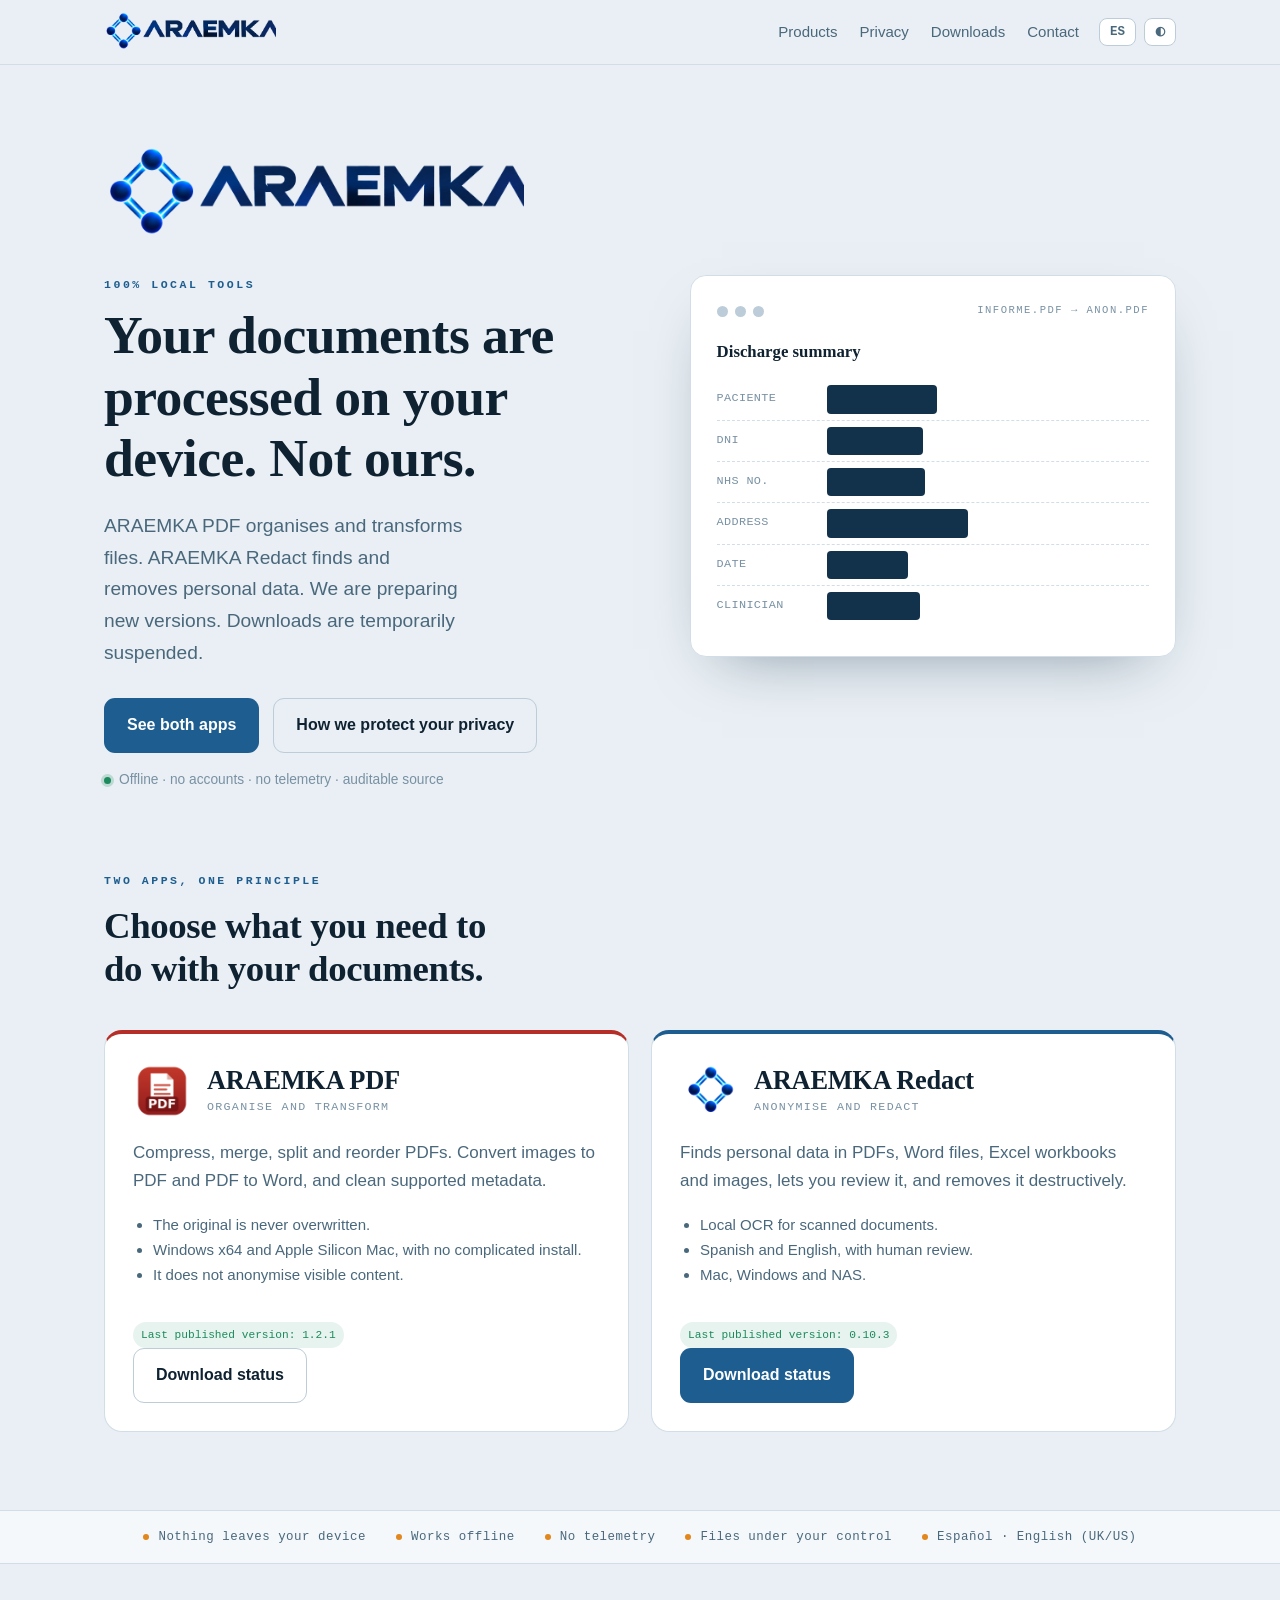
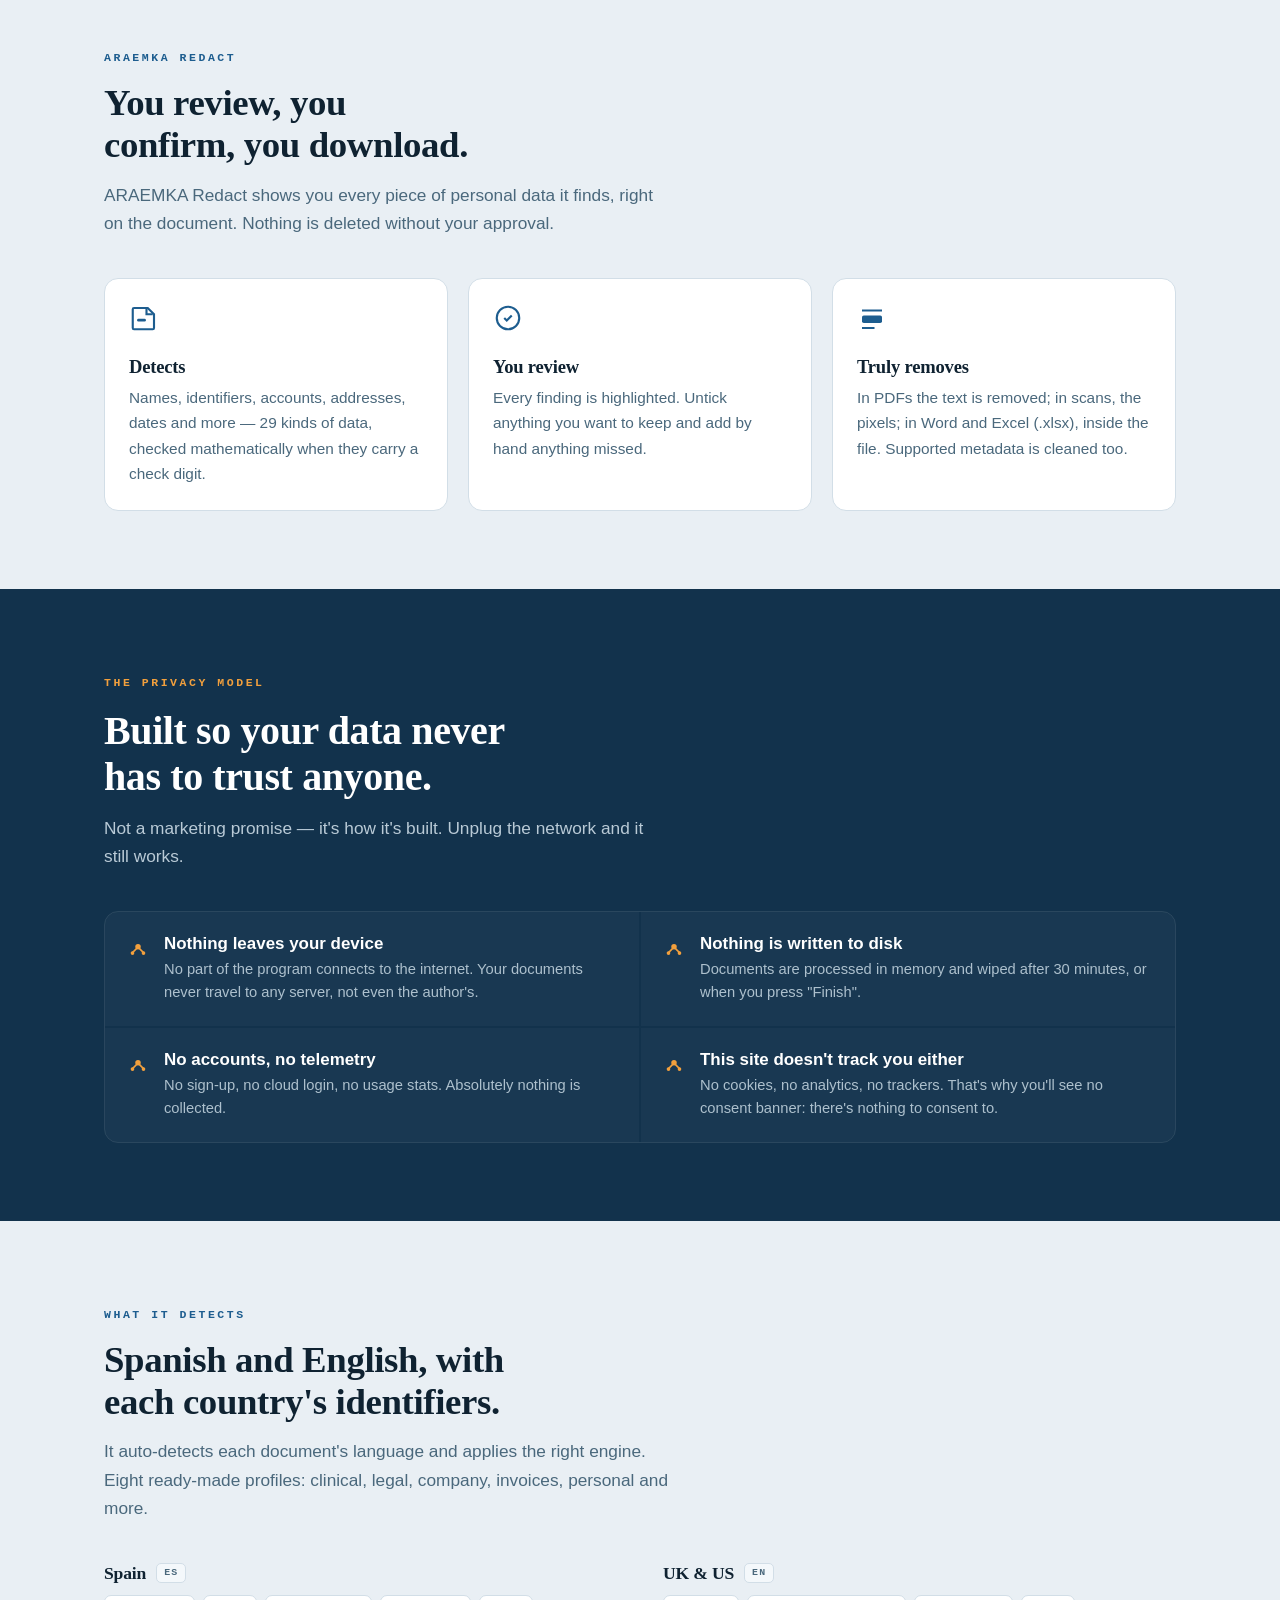
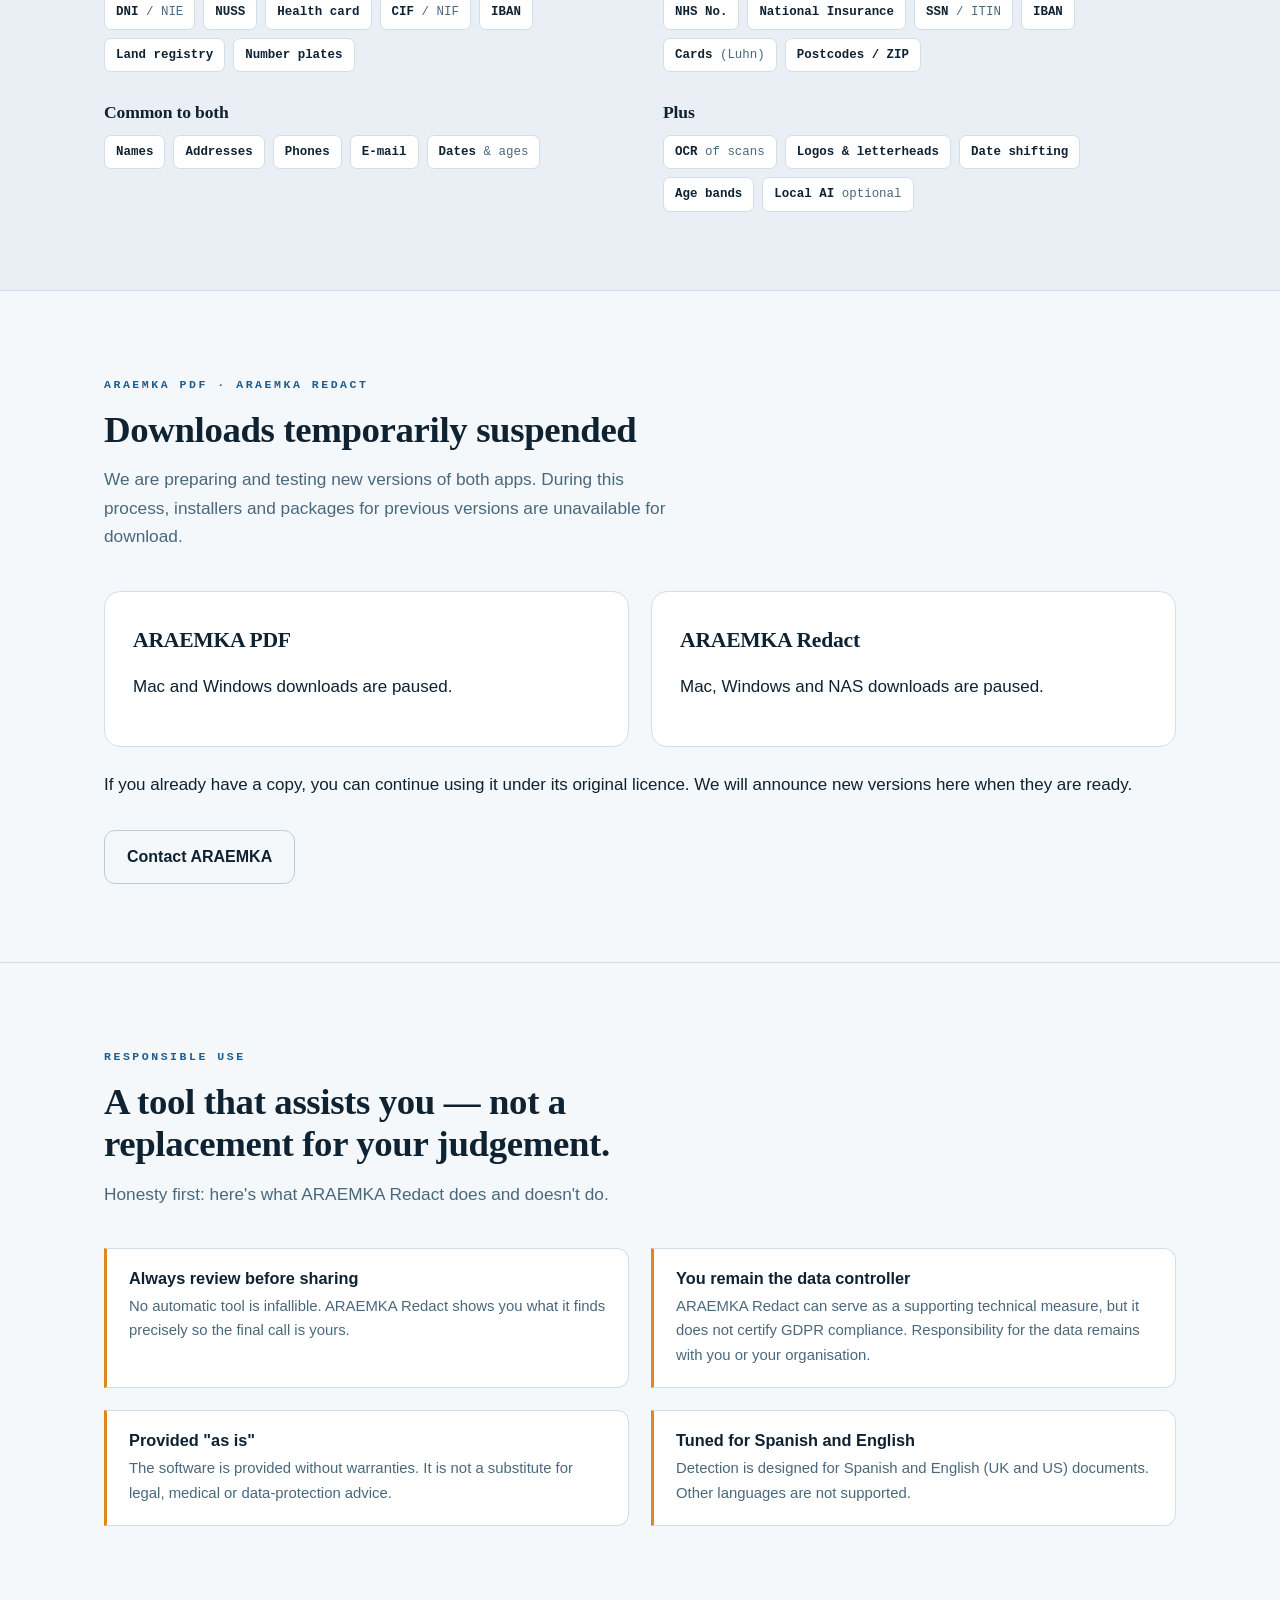
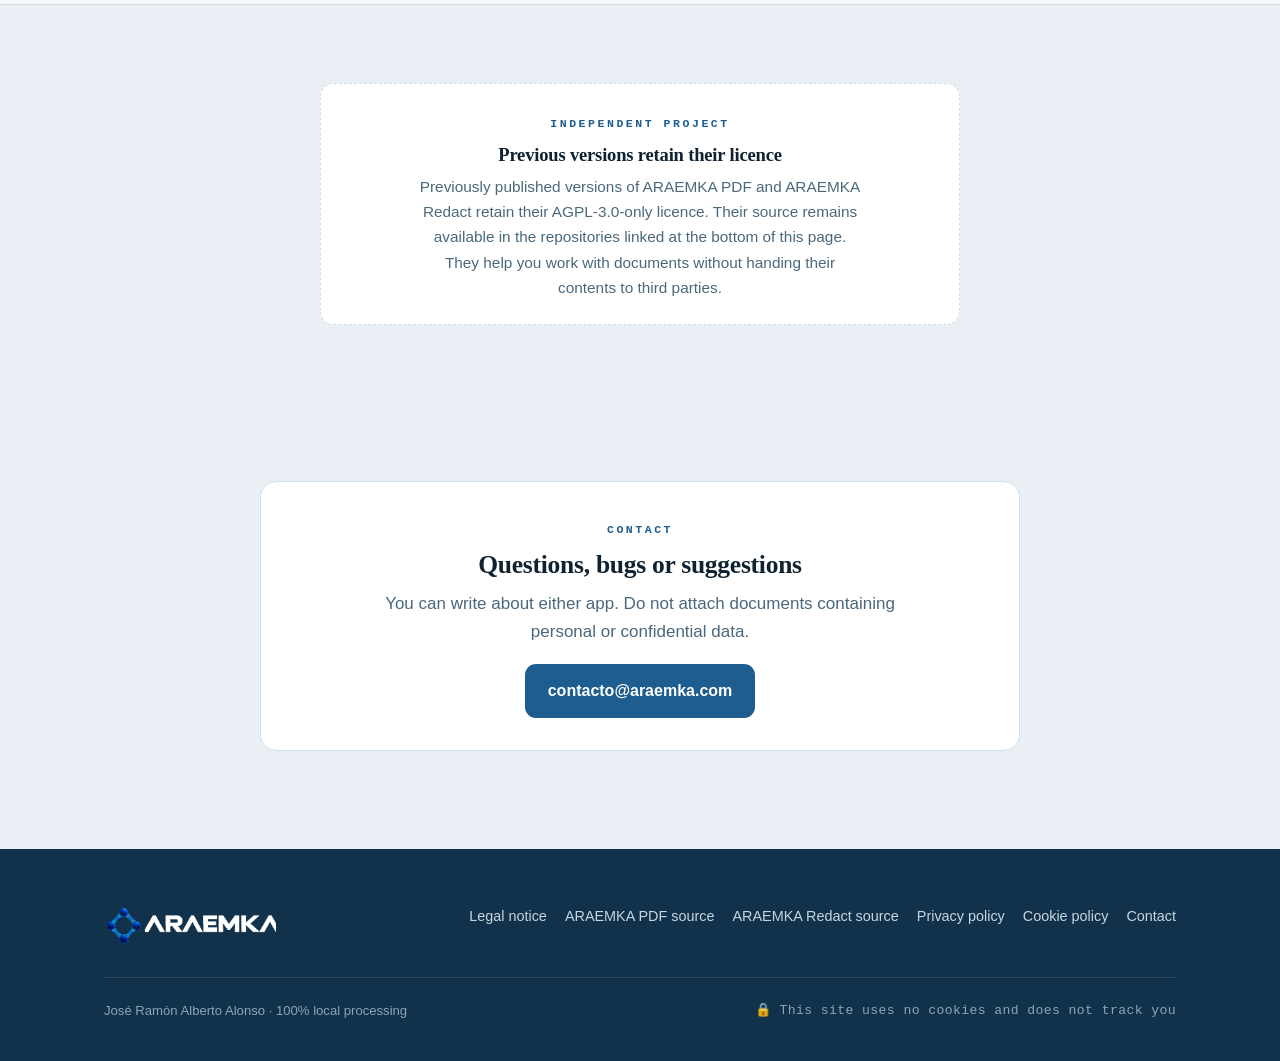
<file: web/index.html>
<!doctype html>
<html lang="es" data-site-lang="es">
<head>
<meta charset="utf-8">
<meta name="viewport" content="width=device-width, initial-scale=1">
<title>ARAEMKA · Herramientas locales para documentos</title>
<meta name="description" content="ARAEMKA PDF y ARAEMKA Redact: herramientas locales para trabajar con documentos y proteger datos. Descargas temporalmente suspendidas mientras preparamos nuevas versiones.">
<meta property="og:image" content="https://araemka.com/araemka-logo.png">
<link rel="icon" type="image/png" href="araemka-symbol.png">
<link rel="apple-touch-icon" href="araemka-symbol.png">
<style>
:root{
  --paper:#e9eff4; --surface:#ffffff; --surface-2:#f4f8fb;
  --ink:#0f2231; --ink-soft:#4a687c; --ink-faint:#7891a3;
  --line:#d2dee7; --line-strong:#bcccd8;
  --brand:#1d5d8f; --brand-2:#2b78b3; --redact:#12324c;
  --accent:#e2871c; --accent-soft:#f2a03d;
  --good:#1c8a5c;
  --serif:"Iowan Old Style","Palatino Linotype",Palatino,Georgia,"Times New Roman",serif;
  --sans:-apple-system,BlinkMacSystemFont,"Segoe UI",Roboto,"Helvetica Neue",Arial,sans-serif;
  --mono:"SF Mono","JetBrains Mono","Cascadia Code",ui-monospace,Menlo,Consolas,monospace;
  --wrap:1120px;
}
@media (prefers-color-scheme:dark){
  :root{
    --paper:#0a1620; --surface:#0f202c; --surface-2:#0c1a24;
    --ink:#e7eff5; --ink-soft:#9db3c2; --ink-faint:#6f8798;
    --line:#20384a; --line-strong:#2c4a60;
    --brand:#4a9fd6; --brand-2:#68b2e0; --redact:#081521;
    --accent:#f2a851; --accent-soft:#f2a851;
    --good:#43bd88;
  }
}
:root[data-theme="dark"]{
  --paper:#0a1620; --surface:#0f202c; --surface-2:#0c1a24;
  --ink:#e7eff5; --ink-soft:#9db3c2; --ink-faint:#6f8798;
  --line:#20384a; --line-strong:#2c4a60;
  --brand:#4a9fd6; --brand-2:#68b2e0; --redact:#081521;
  --accent:#f2a851; --accent-soft:#f2a851; --good:#43bd88;
}
:root[data-theme="light"]{
  --paper:#e9eff4; --surface:#ffffff; --surface-2:#f4f8fb;
  --ink:#0f2231; --ink-soft:#4a687c; --ink-faint:#7891a3;
  --line:#d2dee7; --line-strong:#bcccd8;
  --brand:#1d5d8f; --brand-2:#2b78b3; --redact:#12324c;
  --accent:#e2871c; --accent-soft:#f2a03d; --good:#1c8a5c;
}

*{box-sizing:border-box}
html{scroll-behavior:smooth}
@media (prefers-reduced-motion:reduce){html{scroll-behavior:auto}}
body{
  margin:0; background:var(--paper); color:var(--ink);
  font-family:var(--sans); font-size:1.0625rem; line-height:1.65;
  -webkit-font-smoothing:antialiased; text-rendering:optimizeLegibility;
}
h1,h2,h3{font-family:var(--serif); font-weight:600; line-height:1.15; text-wrap:balance; letter-spacing:-.01em}
a{color:inherit}
.wrap{max-width:var(--wrap); margin:0 auto; padding:0 24px}

/* language visibility */
[data-site-lang="es"] .lang-en{display:none}
[data-site-lang="en"] .lang-es{display:none}

/* eyebrow / labels */
.eyebrow{font-family:var(--mono); font-size:.72rem; letter-spacing:.22em; text-transform:uppercase; color:var(--brand); font-weight:600}
:root[data-theme="dark"] .eyebrow,@media (prefers-color-scheme:dark){.eyebrow{color:var(--brand-2)}}

/* ---------- header ---------- */
header.site{position:sticky; top:0; z-index:50; background:color-mix(in srgb,var(--paper) 86%,transparent); backdrop-filter:blur(10px); border-bottom:1px solid var(--line)}
.nav{display:flex; align-items:center; gap:20px; height:64px}
.brand{display:flex; align-items:center; gap:11px; text-decoration:none; font-weight:700; letter-spacing:-.01em; margin-right:auto}
.brand .mark{width:38px; height:38px; object-fit:contain; display:block}
.brand .brand-logo{width:172px; height:auto; display:block}
:root[data-theme="dark"] .adaptive-logo{content:url("araemka-logo-negative.png")}
:root[data-theme="light"] .adaptive-logo{content:url("araemka-logo.png")}
@media (prefers-color-scheme:dark){:root:not([data-theme="light"]) .adaptive-logo{content:url("araemka-logo-negative.png")}}
.brand b{font-family:var(--serif); font-size:1.18rem; color:var(--ink)}
.brand small{display:block; font-family:var(--mono); font-size:.6rem; letter-spacing:.18em; text-transform:uppercase; color:var(--ink-faint); margin-top:-2px}
.nav-links{display:flex; gap:22px}
.nav-links a{text-decoration:none; color:var(--ink-soft); font-size:.94rem; font-weight:500}
.nav-links a:hover{color:var(--brand)}
.nav-tools{display:flex; gap:8px; align-items:center}
.tbtn{font-family:var(--mono); font-size:.78rem; font-weight:600; border:1px solid var(--line-strong); background:var(--surface); color:var(--ink-soft); border-radius:8px; padding:7px 10px; cursor:pointer; line-height:1}
.tbtn:hover{border-color:var(--brand); color:var(--brand)}
@media (max-width:860px){.nav-links{display:none}}

/* ---------- hero ---------- */
.hero{padding:76px 0 40px}
.hero-grid{display:grid; grid-template-columns:1.05fr .95fr; gap:48px; align-items:center}
@media (max-width:900px){.hero-grid{grid-template-columns:1fr; gap:36px}}
.hero-brand{width:min(420px,82vw); height:auto; display:block; margin:0 0 22px}
.hero h1{font-size:clamp(2.1rem,4.6vw,3.35rem); margin:.5rem 0 0}
.hero .lede{font-size:1.2rem; color:var(--ink-soft); margin:20px 0 0; max-width:34ch}
.cta-row{display:flex; flex-wrap:wrap; gap:14px; margin-top:30px}
.btn{display:inline-flex; align-items:center; gap:9px; text-decoration:none; font-weight:600; font-size:1rem; border-radius:11px; padding:13px 22px; border:1px solid transparent; cursor:pointer}
.btn-primary{background:var(--brand); color:#fff}
.btn-primary:hover{background:var(--brand-2)}
.btn-ghost{background:transparent; color:var(--ink); border-color:var(--line-strong)}
.btn-ghost:hover{border-color:var(--brand); color:var(--brand)}
.hero-note{margin-top:16px; font-size:.86rem; color:var(--ink-faint); display:flex; align-items:center; gap:8px}
.dot{width:7px; height:7px; border-radius:50%; background:var(--good); box-shadow:0 0 0 3px color-mix(in srgb,var(--good) 22%,transparent)}

/* document demo */
.doc{background:var(--surface); border:1px solid var(--line); border-radius:16px; padding:26px 26px 30px; box-shadow:0 24px 60px -32px rgba(12,40,64,.5); position:relative}
.doc::before{content:""; position:absolute; inset:0; border-radius:16px; box-shadow:inset 0 1px 0 rgba(255,255,255,.5)}
:root[data-theme="dark"] .doc::before,@media (prefers-color-scheme:dark){.doc::before{box-shadow:inset 0 1px 0 rgba(255,255,255,.06)}}
.doc .docbar{display:flex; align-items:center; gap:7px; margin-bottom:18px}
.doc .docbar i{width:11px; height:11px; border-radius:50%; background:var(--line-strong); display:block}
.doc .doctag{margin-left:auto; font-family:var(--mono); font-size:.66rem; letter-spacing:.14em; text-transform:uppercase; color:var(--ink-faint)}
.doc h4{font-family:var(--serif); margin:0 0 14px; font-size:1.05rem; color:var(--ink)}
.field{display:flex; gap:10px; padding:8px 0; border-bottom:1px dashed var(--line); font-size:.92rem}
.field:last-child{border-bottom:0}
.field .k{font-family:var(--mono); font-size:.74rem; letter-spacing:.03em; text-transform:uppercase; color:var(--ink-faint); min-width:104px; padding-top:2px}
.field .v{color:var(--ink); font-weight:500}
.redact{position:relative; display:inline-block; border-radius:4px}
.redact span{transition:opacity .35s ease}
.redact::after{content:""; position:absolute; left:-4px; right:-4px; top:-2px; bottom:-2px; background:var(--redact); border-radius:4px; transform:scaleX(0); transform-origin:left; transition:transform .5s cubic-bezier(.4,0,.2,1)}
.redact.on::after{transform:scaleX(1)}
.redact.on span{opacity:0}
@media (prefers-reduced-motion:reduce){.redact::after{transition:none}.redact span{transition:none}}

/* ---------- trust strip ---------- */
.trust{border-top:1px solid var(--line); border-bottom:1px solid var(--line); background:var(--surface-2)}
.trust .wrap{display:flex; flex-wrap:wrap; gap:10px 30px; padding:16px 24px; align-items:center; justify-content:center}
.trust .wrap>span{font-family:var(--mono); font-size:.78rem; letter-spacing:.04em; color:var(--ink-soft); display:inline-flex; align-items:center; gap:9px}
.trust .wrap>span::before{content:""; width:6px; height:6px; border-radius:50%; background:var(--accent); flex:0 0 auto}

/* ---------- sections ---------- */
section{padding:78px 0}
.sec-head{max-width:60ch; margin-bottom:40px}
.sec-head h2{font-size:clamp(1.7rem,3.2vw,2.3rem); margin:12px 0 0}
.sec-head p{color:var(--ink-soft); font-size:1.08rem; margin:14px 0 0}

.cards{display:grid; grid-template-columns:repeat(3,1fr); gap:20px}
@media (max-width:820px){.cards{grid-template-columns:1fr}}
.card{background:var(--surface); border:1px solid var(--line); border-radius:14px; padding:24px}
.card h3{font-size:1.16rem; margin:0 0 8px}
.card p{margin:0; color:var(--ink-soft); font-size:.96rem}
.card .ic{width:30px; height:30px; margin-bottom:14px; color:var(--brand)}

/* product family */
.products{padding-top:34px}
.product-grid{display:grid; grid-template-columns:1fr 1fr; gap:22px}
@media (max-width:820px){.product-grid{grid-template-columns:1fr}}
.product{background:var(--surface); border:1px solid var(--line); border-radius:18px; padding:28px; display:flex; flex-direction:column; min-height:100%}
.product.redact-product{border-top:4px solid var(--brand)}
.product.pdf-product{border-top:4px solid #b52e27}
.product-head{display:flex; align-items:center; gap:16px; margin-bottom:12px}
.product-icon{width:58px; height:58px; border-radius:13px; object-fit:cover; flex:0 0 auto}
.product-mark{width:58px; height:58px; border-radius:13px; display:block; flex:0 0 auto}
.product h2{font-size:1.65rem; margin:0}
.product .purpose{font-family:var(--mono); font-size:.73rem; color:var(--ink-faint); text-transform:uppercase; letter-spacing:.11em; margin-top:3px}
.product p{color:var(--ink-soft); margin:7px 0 0}
.product ul{padding-left:20px; margin:18px 0 24px; color:var(--ink-soft); font-size:.94rem}
.product .cta-row{margin-top:auto}
.product .btn{justify-content:center}
.badge{display:inline-flex; align-items:center; width:max-content; font-family:var(--mono); font-size:.7rem; padding:4px 8px; border-radius:999px; color:var(--good); background:color-mix(in srgb,var(--good) 10%,transparent); margin-top:10px}

/* privacy — the spine */
.privacy{background:var(--redact); color:#eaf1f6; position:relative; overflow:hidden}
.privacy .eyebrow{color:var(--accent-soft)}
.privacy h2{color:#fff; font-size:clamp(1.8rem,3.4vw,2.5rem)}
.privacy .sec-head p{color:#b9cad6}
.privacy .plist{display:grid; grid-template-columns:1fr 1fr; gap:2px; margin-top:8px; border:1px solid rgba(255,255,255,.1); border-radius:14px; overflow:hidden}
@media (max-width:760px){.privacy .plist{grid-template-columns:1fr}}
.pitem{background:rgba(255,255,255,.03); padding:22px 22px; display:flex; gap:15px}
.pitem .node{flex:0 0 auto; margin-top:3px}
.pitem h3{color:#fff; font-size:1.06rem; margin:0 0 5px; font-family:var(--sans); font-weight:650; letter-spacing:0}
.pitem p{margin:0; color:#adc0cd; font-size:.92rem; line-height:1.55}
.node{width:22px; height:22px; display:block}

/* detection list */
.detect{display:grid; grid-template-columns:1fr 1fr; gap:30px 46px}
@media (max-width:820px){.detect{grid-template-columns:1fr; gap:24px}}
.dgroup h3{font-size:1.1rem; margin:0 0 12px; display:flex; align-items:center; gap:10px}
.dgroup h3 .flag{font-family:var(--mono); font-size:.62rem; letter-spacing:.12em; padding:3px 7px; border-radius:5px; background:var(--surface-2); border:1px solid var(--line); color:var(--ink-soft); text-transform:uppercase}
.chips{display:flex; flex-wrap:wrap; gap:8px}
.chip{font-family:var(--mono); font-size:.78rem; background:var(--surface); border:1px solid var(--line); color:var(--ink-soft); border-radius:7px; padding:6px 11px}
.chip b{color:var(--ink); font-weight:600}

/* download */
.dl-grid{display:grid; grid-template-columns:1fr 1fr; gap:22px}
@media (max-width:820px){.dl-grid{grid-template-columns:1fr}}
.dl{background:var(--surface); border:1px solid var(--line); border-radius:16px; padding:28px; display:flex; flex-direction:column}
.dl .plat{font-family:var(--mono); font-size:.72rem; letter-spacing:.14em; text-transform:uppercase; color:var(--brand); font-weight:600}
.dl h3{font-size:1.35rem; margin:8px 0 4px}
.dl .size{font-family:var(--mono); font-size:.8rem; color:var(--ink-faint)}
.dl ul{list-style:none; padding:0; margin:16px 0 22px; display:flex; flex-direction:column; gap:9px}
.dl li{position:relative; padding-left:24px; font-size:.93rem; color:var(--ink-soft)}
.dl li::before{content:""; position:absolute; left:2px; top:8px; width:9px; height:9px; border-radius:2px; background:var(--redact); opacity:.7}
.dl .foot{margin-top:auto}
.dl .btn{width:100%; justify-content:center}
.gk{margin-top:12px; font-size:.82rem; color:var(--ink-faint); line-height:1.5}
.dcount{font-family:var(--mono); font-size:.74rem; color:var(--ink-faint); margin-top:10px; text-align:center}

/* legal-model callout */
.legalmodel{background:var(--surface-2); border-top:1px solid var(--line); border-bottom:1px solid var(--line)}
.lm-grid{display:grid; grid-template-columns:1fr 1fr; gap:22px; margin-top:8px}
@media (max-width:820px){.lm-grid{grid-template-columns:1fr}}
.lm{background:var(--surface); border:1px solid var(--line); border-left:3px solid var(--accent); border-radius:0 12px 12px 0; padding:20px 22px}
.lm h3{font-family:var(--sans); font-weight:650; font-size:1.02rem; margin:0 0 6px; letter-spacing:0}
.lm p{margin:0; color:var(--ink-soft); font-size:.93rem}

/* support */
.support .card{border-style:dashed; text-align:center; max-width:640px; margin:0 auto}
.support .btn{margin-top:8px}
.contact-card{max-width:760px; margin:0 auto; text-align:center; background:var(--surface); border:1px solid var(--line); border-radius:16px; padding:32px}
.contact-card h2{margin:8px 0 10px}
.contact-card p{color:var(--ink-soft); max-width:56ch; margin:0 auto 18px}

/* footer */
footer.site{background:var(--redact); color:#c7d6e0; padding:56px 0 40px; margin-top:20px}
footer .fgrid{display:flex; flex-wrap:wrap; gap:30px; justify-content:space-between; align-items:flex-start}
footer .brand b{color:#fff}
footer .brand small{color:#7f9bad}
footer nav{display:flex; flex-wrap:wrap; gap:18px}
footer nav a{color:#c7d6e0; text-decoration:none; font-size:.9rem}
footer nav a:hover{color:#fff; text-decoration:underline}
footer .fnote{width:100%; border-top:1px solid rgba(255,255,255,.1); margin-top:28px; padding-top:22px; font-size:.82rem; color:#8ba6b6; display:flex; flex-wrap:wrap; gap:6px 18px; justify-content:space-between}
footer .fnote .nocookie{font-family:var(--mono); letter-spacing:.03em}

/* legal pages */
.legal-view{display:none; padding:70px 0 40px}
[data-view="avisolegal"] #main, [data-view="avisolegal"] #trust,
[data-view="privacidad"] #main, [data-view="privacidad"] #trust,
[data-view="cookies"] #main, [data-view="cookies"] #trust{display:none}
[data-view="avisolegal"] #v-avisolegal,
[data-view="privacidad"] #v-privacidad,
[data-view="cookies"] #v-cookies{display:block}
.legal-view .doc-prose{max-width:74ch}
.legal-view h1{font-size:2.1rem; margin:6px 0 6px}
.legal-view h2{font-size:1.25rem; margin:34px 0 8px}
.legal-view p,.legal-view li{color:var(--ink-soft); font-size:1rem}
.legal-view .back{display:inline-flex; align-items:center; gap:7px; font-family:var(--mono); font-size:.8rem; text-decoration:none; color:var(--brand); margin-bottom:12px}
.legal-view .updated{font-family:var(--mono); font-size:.76rem; color:var(--ink-faint); margin-top:4px}
.ph{background:color-mix(in srgb,var(--accent) 16%,transparent); border-bottom:1px dashed var(--accent); padding:0 3px; border-radius:3px; font-style:normal}

:focus-visible{outline:2.5px solid var(--brand); outline-offset:2px; border-radius:4px}
</style>
</head>
<body>

<header class="site">
  <div class="wrap nav">
    <a class="brand" href="#top" data-goto="home">
      <img class="brand-logo adaptive-logo" src="araemka-logo.png" alt="ARAEMKA" width="172" height="43">
    </a>
    <nav class="nav-links">
      <a href="#productos"><span class="lang-es">Productos</span><span class="lang-en">Products</span></a>
      <a href="#privacidad"><span class="lang-es">Privacidad</span><span class="lang-en">Privacy</span></a>
      <a href="#descargar"><span class="lang-es">Descargas</span><span class="lang-en">Downloads</span></a>
      <a href="#contacto"><span class="lang-es">Contacto</span><span class="lang-en">Contact</span></a>
    </nav>
    <div class="nav-tools">
      <button class="tbtn" id="lang" type="button" aria-label="Cambiar idioma">EN</button>
      <button class="tbtn" id="theme" type="button" aria-label="Modo claro / oscuro">◐</button>
    </div>
  </div>
</header>

<a id="top"></a>

<!-- ================= MAIN ================= -->
<div id="main">

<section class="hero">
  <div class="wrap hero-grid">
    <div>
      <img class="hero-brand adaptive-logo" src="araemka-logo.png" alt="ARAEMKA" width="420" height="106">
      <span class="eyebrow"><span class="lang-es">Herramientas 100% locales</span><span class="lang-en">100% local tools</span></span>
      <h1>
        <span class="lang-es">Tus documentos se trabajan en tu equipo. No en el nuestro.</span>
        <span class="lang-en">Your documents are processed on your device. Not ours.</span>
      </h1>
      <p class="lede">
        <span class="lang-es">ARAEMKA PDF organiza y transforma archivos. ARAEMKA Redact localiza y elimina datos personales. Estamos preparando nuevas versiones. Las descargas están temporalmente suspendidas.</span>
        <span class="lang-en">ARAEMKA PDF organises and transforms files. ARAEMKA Redact finds and removes personal data. We are preparing new versions. Downloads are temporarily suspended.</span>
      </p>
      <div class="cta-row">
        <a class="btn btn-primary" href="#productos">
          <span class="lang-es">Ver los dos programas</span><span class="lang-en">See both apps</span>
        </a>
        <a class="btn btn-ghost" href="#privacidad">
          <span class="lang-es">Cómo protegemos tu privacidad</span><span class="lang-en">How we protect your privacy</span>
        </a>
      </div>
      <div class="hero-note">
        <span class="dot"></span>
        <span class="lang-es">Sin conexión · sin cuentas · sin telemetría · código auditable</span>
        <span class="lang-en">Offline · no accounts · no telemetry · auditable source</span>
      </div>
    </div>

    <div class="doc" aria-hidden="true">
      <div class="docbar"><i></i><i></i><i></i><span class="doctag">informe.pdf → anon.pdf</span></div>
      <h4><span class="lang-es">Informe de alta</span><span class="lang-en">Discharge summary</span></h4>
      <div class="field"><span class="k">Paciente</span><span class="v"><span class="redact" data-d><span>Ana Herrera Gil</span></span></span></div>
      <div class="field"><span class="k">DNI</span><span class="v"><span class="redact" data-d><span>48 291 337-K</span></span></span></div>
      <div class="field"><span class="k">NHS No.</span><span class="v"><span class="redact" data-d><span>943 476 5919</span></span></span></div>
      <div class="field"><span class="k"><span class="lang-es">Domicilio</span><span class="lang-en">Address</span></span><span class="v"><span class="redact" data-d><span>C/ Mayor 14, Madrid</span></span></span></div>
      <div class="field"><span class="k"><span class="lang-es">Fecha</span><span class="lang-en">Date</span></span><span class="v"><span class="redact" data-d><span>03/06/2024</span></span></span></div>
      <div class="field"><span class="k"><span class="lang-es">Médico</span><span class="lang-en">Clinician</span></span><span class="v"><span class="redact" data-d><span>Dr. L. Morera</span></span></span></div>
    </div>
  </div>
</section>

<!-- PRODUCTOS -->
<section class="products" id="productos">
  <div class="wrap">
    <div class="sec-head">
      <span class="eyebrow"><span class="lang-es">Dos programas, un mismo principio</span><span class="lang-en">Two apps, one principle</span></span>
      <h2><span class="lang-es">Elige qué necesitas hacer con tus documentos.</span><span class="lang-en">Choose what you need to do with your documents.</span></h2>
    </div>
    <div class="product-grid">
      <article class="product pdf-product">
        <div class="product-head">
          <img class="product-icon" src="araemka-pdf.png" alt="" width="58" height="58">
          <div><h2>ARAEMKA PDF</h2><div class="purpose"><span class="lang-es">Organizar y transformar</span><span class="lang-en">Organise and transform</span></div></div>
        </div>
        <p><span class="lang-es">Comprime, une, divide y reordena PDF. Convierte imágenes a PDF y PDF a Word, y limpia metadatos compatibles.</span><span class="lang-en">Compress, merge, split and reorder PDFs. Convert images to PDF and PDF to Word, and clean supported metadata.</span></p>
        <ul>
          <li><span class="lang-es">El original nunca se sobrescribe.</span><span class="lang-en">The original is never overwritten.</span></li>
          <li><span class="lang-es">Windows x64 y Mac Apple Silicon, sin instalación complicada.</span><span class="lang-en">Windows x64 and Apple Silicon Mac, with no complicated install.</span></li>
          <li><span class="lang-es">No anonimiza el contenido visible.</span><span class="lang-en">It does not anonymise visible content.</span></li>
        </ul>
        <span class="badge"><span class="lang-es">Última versión publicada: 1.2.1</span><span class="lang-en">Last published version: 1.2.1</span></span>
        <div class="cta-row"><a class="btn btn-ghost" href="#descargar"><span class="lang-es">Estado de las descargas</span><span class="lang-en">Download status</span></a></div>
      </article>
      <article class="product redact-product">
        <div class="product-head">
          <img class="product-mark" src="araemka-symbol.png" alt="" width="58" height="58">
          <div><h2>ARAEMKA Redact</h2><div class="purpose"><span class="lang-es">Anonimizar y redactar</span><span class="lang-en">Anonymise and redact</span></div></div>
        </div>
        <p><span class="lang-es">Detecta datos personales en PDF, Word, Excel e imágenes, te permite revisarlos y los elimina de forma destructiva.</span><span class="lang-en">Finds personal data in PDFs, Word files, Excel workbooks and images, lets you review it, and removes it destructively.</span></p>
        <ul>
          <li><span class="lang-es">OCR local para documentos escaneados.</span><span class="lang-en">Local OCR for scanned documents.</span></li>
          <li><span class="lang-es">Español e inglés, con revisión humana.</span><span class="lang-en">Spanish and English, with human review.</span></li>
          <li><span class="lang-es">Mac, Windows y NAS.</span><span class="lang-en">Mac, Windows and NAS.</span></li>
        </ul>
        <span class="badge"><span class="lang-es">Última versión publicada: 0.10.3</span><span class="lang-en">Last published version: 0.10.3</span></span>
        <div class="cta-row"><a class="btn btn-primary" href="#descargar"><span class="lang-es">Estado de las descargas</span><span class="lang-en">Download status</span></a></div>
      </article>
    </div>
  </div>
</section>

<div class="trust" id="trust"><div class="wrap">
  <span><span class="lang-es">Nada sale de tu equipo</span><span class="lang-en">Nothing leaves your device</span></span>
  <span><span class="lang-es">Funciona sin internet</span><span class="lang-en">Works offline</span></span>
  <span><span class="lang-es">Sin telemetría</span><span class="lang-en">No telemetry</span></span>
  <span><span class="lang-es">Archivos bajo tu control</span><span class="lang-en">Files under your control</span></span>
  <span>Español · English (UK/US)</span>
</div></div>

<!-- ARAEMKA REDACT -->
<section id="que-hace">
  <div class="wrap">
    <div class="sec-head">
      <span class="eyebrow">ARAEMKA Redact</span>
      <h2><span class="lang-es">Tú revisas, tú confirmas, tú descargas.</span><span class="lang-en">You review, you confirm, you download.</span></h2>
      <p><span class="lang-es">ARAEMKA Redact te muestra cada dato personal que encuentra sobre el propio documento. Nada se borra sin que tú lo apruebes.</span><span class="lang-en">ARAEMKA Redact shows you every piece of personal data it finds, right on the document. Nothing is deleted without your approval.</span></p>
    </div>
    <div class="cards">
      <div class="card">
        <svg class="ic" viewBox="0 0 24 24" fill="none" stroke="currentColor" stroke-width="1.7"><path d="M4 4h11l5 5v11a1 1 0 0 1-1 1H4a1 1 0 0 1-1-1V5a1 1 0 0 1 1-1z"/><path d="M14 4v5h5"/><rect x="6.5" y="12.5" width="7" height="2.2" rx="1" fill="currentColor" stroke="none"/></svg>
        <h3><span class="lang-es">Detecta</span><span class="lang-en">Detects</span></h3>
        <p><span class="lang-es">Nombres, identificadores, cuentas, direcciones, fechas y más — 29 tipos de datos, validados matemáticamente cuando llevan dígito de control.</span><span class="lang-en">Names, identifiers, accounts, addresses, dates and more — 29 kinds of data, checked mathematically when they carry a check digit.</span></p>
      </div>
      <div class="card">
        <svg class="ic" viewBox="0 0 24 24" fill="none" stroke="currentColor" stroke-width="1.7"><path d="M9 12l2 2 4-4"/><circle cx="12" cy="12" r="9"/></svg>
        <h3><span class="lang-es">Revisas</span><span class="lang-en">You review</span></h3>
        <p><span class="lang-es">Cada hallazgo aparece resaltado. Desmarcas lo que no quieras borrar y añades a mano lo que se haya escapado.</span><span class="lang-en">Every finding is highlighted. Untick anything you want to keep and add by hand anything missed.</span></p>
      </div>
      <div class="card">
        <svg class="ic" viewBox="0 0 24 24" fill="none" stroke="currentColor" stroke-width="1.7"><rect x="4" y="10" width="16" height="6" rx="1.4" fill="currentColor" stroke="none"/><path d="M4 6h16M4 20h10"/></svg>
        <h3><span class="lang-es">Borra de verdad</span><span class="lang-en">Truly removes</span></h3>
        <p><span class="lang-es">En PDF se elimina el texto; en escaneados, los píxeles; en Word y Excel (.xlsx), dentro del archivo. También se limpian metadatos compatibles.</span><span class="lang-en">In PDFs the text is removed; in scans, the pixels; in Word and Excel (.xlsx), inside the file. Supported metadata is cleaned too.</span></p>
      </div>
    </div>
  </div>
</section>

<!-- PRIVACIDAD -->
<section class="privacy" id="privacidad">
  <div class="wrap">
    <div class="sec-head">
      <span class="eyebrow"><span class="lang-es">El modelo de privacidad</span><span class="lang-en">The privacy model</span></span>
      <h2><span class="lang-es">Diseñado para que tus datos nunca tengan que confiar en nadie.</span><span class="lang-en">Built so your data never has to trust anyone.</span></h2>
      <p><span class="lang-es">No es una promesa comercial: es cómo está construido. Puedes desconectar la red y sigue funcionando igual.</span><span class="lang-en">Not a marketing promise — it's how it's built. Unplug the network and it still works.</span></p>
    </div>
    <div class="plist">
      <div class="pitem">
        <svg class="node" viewBox="0 0 24 24" aria-hidden="true"><path d="M12 11 L6 17" stroke="#f2a03d" stroke-width="1.7" stroke-linecap="round"/><path d="M12 11 L18 17" stroke="#f2a03d" stroke-width="1.7" stroke-linecap="round"/><circle cx="12" cy="10.5" r="3" fill="#f2a03d"/><circle cx="6" cy="17.5" r="2" fill="#f2a03d"/><circle cx="18" cy="17.5" r="2" fill="#f2a03d"/></svg>
        <div><h3><span class="lang-es">Nada sale de tu equipo</span><span class="lang-en">Nothing leaves your device</span></h3><p><span class="lang-es">Ninguna parte del programa se conecta a internet. Tus documentos no viajan a ningún servidor, ni al del autor.</span><span class="lang-en">No part of the program connects to the internet. Your documents never travel to any server, not even the author's.</span></p></div>
      </div>
      <div class="pitem">
        <svg class="node" viewBox="0 0 24 24" aria-hidden="true"><path d="M12 11 L6 17" stroke="#f2a03d" stroke-width="1.7" stroke-linecap="round"/><path d="M12 11 L18 17" stroke="#f2a03d" stroke-width="1.7" stroke-linecap="round"/><circle cx="12" cy="10.5" r="3" fill="#f2a03d"/><circle cx="6" cy="17.5" r="2" fill="#f2a03d"/><circle cx="18" cy="17.5" r="2" fill="#f2a03d"/></svg>
        <div><h3><span class="lang-es">Nada se guarda en disco</span><span class="lang-en">Nothing is written to disk</span></h3><p><span class="lang-es">Los documentos se procesan en memoria y se borran solos a los 30 minutos o cuando pulsas «Terminar».</span><span class="lang-en">Documents are processed in memory and wiped after 30 minutes, or when you press "Finish".</span></p></div>
      </div>
      <div class="pitem">
        <svg class="node" viewBox="0 0 24 24" aria-hidden="true"><path d="M12 11 L6 17" stroke="#f2a03d" stroke-width="1.7" stroke-linecap="round"/><path d="M12 11 L18 17" stroke="#f2a03d" stroke-width="1.7" stroke-linecap="round"/><circle cx="12" cy="10.5" r="3" fill="#f2a03d"/><circle cx="6" cy="17.5" r="2" fill="#f2a03d"/><circle cx="18" cy="17.5" r="2" fill="#f2a03d"/></svg>
        <div><h3><span class="lang-es">Sin cuentas ni telemetría</span><span class="lang-en">No accounts, no telemetry</span></h3><p><span class="lang-es">No hay registro, ni inicio de sesión en la nube, ni estadísticas de uso. No se recoge absolutamente nada.</span><span class="lang-en">No sign-up, no cloud login, no usage stats. Absolutely nothing is collected.</span></p></div>
      </div>
      <div class="pitem">
        <svg class="node" viewBox="0 0 24 24" aria-hidden="true"><path d="M12 11 L6 17" stroke="#f2a03d" stroke-width="1.7" stroke-linecap="round"/><path d="M12 11 L18 17" stroke="#f2a03d" stroke-width="1.7" stroke-linecap="round"/><circle cx="12" cy="10.5" r="3" fill="#f2a03d"/><circle cx="6" cy="17.5" r="2" fill="#f2a03d"/><circle cx="18" cy="17.5" r="2" fill="#f2a03d"/></svg>
        <div><h3><span class="lang-es">Esta web tampoco te rastrea</span><span class="lang-en">This site doesn't track you either</span></h3><p><span class="lang-es">Sin cookies, sin analítica, sin rastreadores. Por eso no verás ningún banner de consentimiento: no hay nada que consentir.</span><span class="lang-en">No cookies, no analytics, no trackers. That's why you'll see no consent banner: there's nothing to consent to.</span></p></div>
      </div>
    </div>
  </div>
</section>

<!-- DETECCIÓN -->
<section id="deteccion">
  <div class="wrap">
    <div class="sec-head">
      <span class="eyebrow"><span class="lang-es">Qué detecta</span><span class="lang-en">What it detects</span></span>
      <h2><span class="lang-es">Español e inglés, con los identificadores de cada país.</span><span class="lang-en">Spanish and English, with each country's identifiers.</span></h2>
      <p><span class="lang-es">Detecta automáticamente el idioma de cada documento y aplica el motor adecuado. Ocho perfiles listos: clínico, jurídico, empresa, facturas, personal y más.</span><span class="lang-en">It auto-detects each document's language and applies the right engine. Eight ready-made profiles: clinical, legal, company, invoices, personal and more.</span></p>
    </div>
    <div class="detect">
      <div class="dgroup">
        <h3><span class="lang-es">España</span><span class="lang-en">Spain</span> <span class="flag">ES</span></h3>
        <div class="chips">
          <span class="chip"><b>DNI</b> / NIE</span><span class="chip"><b>NUSS</b></span><span class="chip lang-es"><b>Tarjeta sanitaria</b></span><span class="chip lang-en"><b>Health card</b></span><span class="chip"><b>CIF</b> / NIF</span><span class="chip"><b>IBAN</b></span><span class="chip lang-es"><b>Catastro</b></span><span class="chip lang-en"><b>Land registry</b></span><span class="chip lang-es"><b>Matrículas</b></span><span class="chip lang-en"><b>Number plates</b></span>
        </div>
      </div>
      <div class="dgroup">
        <h3><span class="lang-es">Reino Unido y EE. UU.</span><span class="lang-en">UK &amp; US</span> <span class="flag">EN</span></h3>
        <div class="chips">
          <span class="chip"><b>NHS No.</b></span><span class="chip"><b>National Insurance</b></span><span class="chip"><b>SSN</b> / ITIN</span><span class="chip"><b>IBAN</b></span><span class="chip lang-es"><b>Tarjetas</b> (Luhn)</span><span class="chip lang-en"><b>Cards</b> (Luhn)</span><span class="chip lang-es"><b>Códigos postales</b></span><span class="chip lang-en"><b>Postcodes / ZIP</b></span>
        </div>
      </div>
      <div class="dgroup">
        <h3><span class="lang-es">Comunes a ambos</span><span class="lang-en">Common to both</span></h3>
        <div class="chips">
          <span class="chip lang-es"><b>Nombres</b></span><span class="chip lang-en"><b>Names</b></span><span class="chip lang-es"><b>Direcciones</b></span><span class="chip lang-en"><b>Addresses</b></span><span class="chip lang-es"><b>Teléfonos</b></span><span class="chip lang-en"><b>Phones</b></span><span class="chip lang-es"><b>Correos</b></span><span class="chip lang-en"><b>E-mail</b></span><span class="chip lang-es"><b>Fechas</b> y edades</span><span class="chip lang-en"><b>Dates</b> &amp; ages</span>
        </div>
      </div>
      <div class="dgroup">
        <h3><span class="lang-es">Además</span><span class="lang-en">Plus</span></h3>
        <div class="chips">
          <span class="chip lang-es"><b>OCR</b> de escaneados</span><span class="chip lang-en"><b>OCR</b> of scans</span><span class="chip lang-es"><b>Logos y membretes</b></span><span class="chip lang-en"><b>Logos &amp; letterheads</b></span><span class="chip lang-es"><b>Desplazar fechas</b></span><span class="chip lang-en"><b>Date shifting</b></span><span class="chip lang-es"><b>Rangos de edad</b></span><span class="chip lang-en"><b>Age bands</b></span><span class="chip lang-es"><b>IA local</b> opcional</span><span class="chip lang-en"><b>Local AI</b> optional</span>
        </div>
      </div>
    </div>
  </div>
</section>

<!-- DESCARGAS TEMPORALMENTE SUSPENDIDAS -->
<section id="descargar" style="background:var(--surface-2); border-top:1px solid var(--line)">
  <div class="wrap">
    <div class="sec-head">
      <span class="eyebrow">ARAEMKA PDF · ARAEMKA Redact</span>
      <h2><span class="lang-es">Descargas temporalmente suspendidas</span><span class="lang-en">Downloads temporarily suspended</span></h2>
      <p><span class="lang-es">Estamos preparando y probando nuevas versiones de los dos programas. Durante este proceso, los instaladores y paquetes de las versiones anteriores no están disponibles para descargar.</span><span class="lang-en">We are preparing and testing new versions of both apps. During this process, installers and packages for previous versions are unavailable for download.</span></p>
    </div>
    <div class="dl-grid">
      <div class="dl">
        <h3>ARAEMKA PDF</h3>
        <p><span class="lang-es">Descargas para Mac y Windows en pausa.</span><span class="lang-en">Mac and Windows downloads are paused.</span></p>
      </div>
      <div class="dl">
        <h3>ARAEMKA Redact</h3>
        <p><span class="lang-es">Descargas para Mac, Windows y NAS en pausa.</span><span class="lang-en">Mac, Windows and NAS downloads are paused.</span></p>
      </div>
    </div>
    <p style="margin-top:24px"><span class="lang-es">Si ya tienes una copia, puedes seguir utilizándola con su licencia original. Publicaremos aquí la disponibilidad de las nuevas versiones cuando estén listas.</span><span class="lang-en">If you already have a copy, you can continue using it under its original licence. We will announce new versions here when they are ready.</span></p>
    <div class="cta-row"><a class="btn btn-ghost" href="#contacto"><span class="lang-es">Contactar con ARAEMKA</span><span class="lang-en">Contact ARAEMKA</span></a></div>
  </div>
</section>

<!-- MODELO LEGAL -->
<section class="legalmodel" id="responsabilidad">
  <div class="wrap">
    <div class="sec-head">
      <span class="eyebrow"><span class="lang-es">Uso responsable</span><span class="lang-en">Responsible use</span></span>
      <h2><span class="lang-es">Una herramienta de apoyo, no un sustituto de tu criterio.</span><span class="lang-en">A tool that assists you — not a replacement for your judgement.</span></h2>
      <p><span class="lang-es">Honestidad por delante: esto es lo que ARAEMKA Redact hace y lo que no.</span><span class="lang-en">Honesty first: here's what ARAEMKA Redact does and doesn't do.</span></p>
    </div>
    <div class="lm-grid">
      <div class="lm"><h3><span class="lang-es">Revisa siempre antes de compartir</span><span class="lang-en">Always review before sharing</span></h3><p><span class="lang-es">Ninguna herramienta automática es infalible. ARAEMKA Redact te enseña lo que encuentra precisamente para que la decisión final sea tuya.</span><span class="lang-en">No automatic tool is infallible. ARAEMKA Redact shows you what it finds precisely so the final call is yours.</span></p></div>
      <div class="lm"><h3><span class="lang-es">El responsable del tratamiento eres tú</span><span class="lang-en">You remain the data controller</span></h3><p><span class="lang-es">ARAEMKA Redact puede servir como medida técnica de apoyo, pero no certifica el cumplimiento del RGPD. La responsabilidad sobre los datos sigue siendo del usuario o de su organización.</span><span class="lang-en">ARAEMKA Redact can serve as a supporting technical measure, but it does not certify GDPR compliance. Responsibility for the data remains with you or your organisation.</span></p></div>
      <div class="lm"><h3><span class="lang-es">Se entrega «tal cual»</span><span class="lang-en">Provided "as is"</span></h3><p><span class="lang-es">El software se ofrece sin garantías. No sustituye el asesoramiento legal, médico ni de protección de datos.</span><span class="lang-en">The software is provided without warranties. It is not a substitute for legal, medical or data-protection advice.</span></p></div>
      <div class="lm"><h3><span class="lang-es">Afinado para español e inglés</span><span class="lang-en">Tuned for Spanish and English</span></h3><p><span class="lang-es">La detección está pensada para documentos en español e inglés (Reino Unido y EE. UU.). Otros idiomas no están soportados.</span><span class="lang-en">Detection is designed for Spanish and English (UK and US) documents. Other languages are not supported.</span></p></div>
    </div>
  </div>
</section>

<!-- SOPORTE -->
<section class="support" id="apoyar">
  <div class="wrap">
    <div class="card">
      <span class="eyebrow"><span class="lang-es">Proyecto independiente</span><span class="lang-en">Independent project</span></span>
      <h3 style="margin-top:8px"><span class="lang-es">Las versiones anteriores conservan su licencia</span><span class="lang-en">Previous versions retain their licence</span></h3>
      <p style="color:var(--ink-soft); max-width:52ch; margin:8px auto 0"><span class="lang-es">Las versiones ya publicadas de ARAEMKA PDF y ARAEMKA Redact conservan su licencia AGPL-3.0-only. Su código fuente sigue disponible en los repositorios enlazados al pie de esta página. Su finalidad es ayudarte a trabajar con documentos sin entregar su contenido a terceros.</span><span class="lang-en">Previously published versions of ARAEMKA PDF and ARAEMKA Redact retain their AGPL-3.0-only licence. Their source remains available in the repositories linked at the bottom of this page. They help you work with documents without handing their contents to third parties.</span></p>
    </div>
  </div>
</section>

<!-- CONTACTO -->
<section id="contacto">
  <div class="wrap">
    <div class="contact-card">
      <span class="eyebrow"><span class="lang-es">Contacto</span><span class="lang-en">Contact</span></span>
      <h2><span class="lang-es">Dudas, errores o propuestas</span><span class="lang-en">Questions, bugs or suggestions</span></h2>
      <p><span class="lang-es">Puedes escribir sobre cualquiera de los dos programas. No adjuntes documentos con datos personales o confidenciales.</span><span class="lang-en">You can write about either app. Do not attach documents containing personal or confidential data.</span></p>
      <a class="btn btn-primary" href="mailto:contacto@araemka.com">contacto@araemka.com</a>
    </div>
  </div>
</section>

</div><!-- /main -->

<!-- ================= LEGAL: AVISO LEGAL ================= -->
<div class="legal-view" id="v-avisolegal"><div class="wrap doc-prose">
  <a class="back" href="#top" data-goto="home">← <span class="lang-es">Volver</span><span class="lang-en">Back</span></a>
  <div class="lang-es">
    <span class="eyebrow">Aviso legal</span>
    <h1>Aviso legal</h1>
    <p class="updated">Última actualización: 18 de septiembre de 2026</p>
    <h2>1. Titular del sitio</h2>
    <p>Este sitio web es un proyecto informativo sobre <strong>ARAEMKA PDF</strong> y <strong>ARAEMKA Redact</strong>, cuyo autor y responsable es <strong>José Ramón Alberto Alonso</strong>. Contacto: <a href="mailto:contacto@araemka.com">contacto@araemka.com</a>.</p>
    <h2>2. Objeto</h2>
    <p>El sitio informa sobre herramientas locales para trabajar con documentos. La descarga de instaladores y paquetes está temporalmente suspendida. ARAEMKA PDF organiza, transforma y limpia metadatos compatibles; ARAEMKA Redact ayuda a localizar y eliminar datos personales. Ambos se ejecutan íntegramente en el equipo del usuario.</p>
    <h2>3. Propiedad intelectual</h2>
    <p>Copyright © 2026 José Ramón Alberto Alonso. Las versiones ya publicadas de ARAEMKA PDF y ARAEMKA Redact son software libre bajo GNU AGPL v3 exclusivamente (<code>AGPL-3.0-only</code>). El código fuente y el texto íntegro de la licencia están disponibles sin coste en sus respectivos repositorios. Los componentes de terceros conservan sus licencias, autoría y marcas.</p>
    <p>ARAEMKA, ARAEMKA PDF y ARAEMKA Redact y sus logotipos son signos distintivos reivindicados por el autor. La AGPL no concede derechos sobre ellos como marcas, salvo el uso descriptivo necesario para identificar los programas.</p>
    <h2>4. Condiciones de uso del software</h2>
    <p>El software se proporciona «tal cual», sin garantías de ningún tipo. ARAEMKA Redact es una herramienta de apoyo que no sustituye el criterio profesional del usuario ni garantiza por sí sola el cumplimiento de ninguna obligación legal. La persona usuaria y, cuando proceda, el responsable del tratamiento deben revisar íntegramente el resultado y aplicar las medidas adicionales necesarias antes de compartirlo.</p>
    <h2>5. Limitación de responsabilidad</h2>
    <p>En la máxima medida permitida por la legislación aplicable, el autor no responde de daños indirectos o pérdidas consecuenciales derivados exclusivamente del uso incorrecto, de la falta de revisión humana, de usos no previstos o de la imposibilidad de uso del software o del sitio. Esta limitación no excluye el dolo, los incumplimientos de normas imperativas ni las responsabilidades o derechos que legalmente no puedan limitarse. La persona usuaria o, cuando proceda, su organización conserva las obligaciones que le correspondan sobre el tratamiento de los datos personales.</p>
    <h2>6. Enlaces externos</h2>
    <p>Este sitio puede enlazar a servicios de terceros (por ejemplo, la plataforma de descarga). Dichos servicios se rigen por sus propias condiciones y políticas, ajenas a este sitio.</p>
    <h2>7. Legislación aplicable</h2>
    <p>Estas condiciones se rigen por la legislación española. Para cualquier controversia, las partes se someten a los juzgados y tribunales españoles que resulten competentes, salvo que la normativa de consumo disponga otro fuero.</p>
  </div>
  <div class="lang-en">
    <span class="eyebrow">Legal notice</span>
    <h1>Legal notice</h1>
    <p class="updated">Last updated: 18 September 2026</p>
    <h2>1. Site owner</h2>
    <p>This website is an informational project about <strong>ARAEMKA PDF</strong> and <strong>ARAEMKA Redact</strong>, whose author and owner is <strong>José Ramón Alberto Alonso</strong>. Contact: <a href="mailto:contacto@araemka.com">contacto@araemka.com</a>.</p>
    <h2>2. Purpose</h2>
    <p>The site provides information about local document tools. Installer and package downloads are temporarily suspended. ARAEMKA PDF organises, transforms and cleans supported metadata; ARAEMKA Redact helps find and remove personal data. Both run entirely on the user's own device.</p>
    <h2>3. Intellectual property</h2>
    <p>Copyright © 2026 José Ramón Alberto Alonso. Previously published versions of ARAEMKA PDF and ARAEMKA Redact are free software under GNU AGPL v3 only (<code>AGPL-3.0-only</code>). Their corresponding source code and full licence text are available at no charge in their repositories. Third-party components retain their own licences, authorship and marks.</p>
    <p>ARAEMKA, ARAEMKA PDF and ARAEMKA Redact and their logos are marks claimed by the author. The AGPL does not grant trademark rights in them, except for descriptive use needed to identify the software.</p>
    <h2>4. Software terms of use</h2>
    <p>The software is provided "as is", without warranties of any kind. ARAEMKA Redact is a supporting tool that does not replace professional judgement and does not by itself guarantee compliance with any legal obligation. The user and, where applicable, the data controller must review the complete result and apply any additional safeguards required before sharing it.</p>
    <h2>5. Limitation of liability</h2>
    <p>To the maximum extent permitted by applicable law, the author is not liable for indirect or consequential loss arising exclusively from misuse, failure to carry out human review, unsupported uses, or inability to use the software or site. This limitation does not exclude wilful misconduct, mandatory legal duties, or liabilities and rights that cannot lawfully be limited. The user or, where applicable, their organisation retains its obligations for the processing of personal data.</p>
    <h2>6. External links</h2>
    <p>This site may link to third-party services (e.g. the download platform), which are governed by their own terms and policies, independent of this site.</p>
    <h2>7. Governing law</h2>
    <p>These terms are governed by Spanish law. Any dispute shall be submitted to the competent Spanish courts, unless consumer law provides otherwise.</p>
  </div>
</div></div>

<!-- ================= LEGAL: PRIVACIDAD ================= -->
<div class="legal-view" id="v-privacidad"><div class="wrap doc-prose">
  <a class="back" href="#top" data-goto="home">← <span class="lang-es">Volver</span><span class="lang-en">Back</span></a>
  <div class="lang-es">
    <span class="eyebrow">Privacidad</span>
    <h1>Política de privacidad</h1>
    <p class="updated">Última actualización: 13 de septiembre de 2026</p>
    <h2>1. Este sitio web no recoge datos personales</h2>
    <p>Este sitio <strong>no integra cookies propias, analítica, formularios ni rastreadores</strong>. El proveedor que aloja o entrega el sitio puede tratar datos técnicos de conexión conforme a su propia política. El autor no recibe esos registros para elaborar perfiles.</p>
    <h2>2. El software se ejecuta en tu equipo</h2>
    <p>ARAEMKA PDF y ARAEMKA Redact funcionan <strong>100% en local</strong>. Ni los programas ni el autor reciben tus documentos ni los datos que trates con ellos. No existe telemetría ni comunicación con servidores externos.</p>
    <h2>3. Descargas</h2>
    <p>Los archivos de descarga se alojan en GitHub. Al descargarlos, se aplica la política de privacidad de dicho proveedor, ajena a este sitio.</p>
    <h2>4. Si nos escribes</h2>
    <p>Si contactas por correo a <a href="mailto:contacto@araemka.com">contacto@araemka.com</a>, tus datos (tu dirección y el contenido del mensaje) se utilizarán únicamente para responderte y no se cederán a terceros. Puedes ejercer tus derechos de acceso, rectificación, supresión, oposición, limitación y portabilidad escribiendo a esa misma dirección; también puedes reclamar ante la Agencia Española de Protección de Datos (www.aepd.es).</p>
    <h2>5. Responsable del tratamiento de tus documentos</h2>
    <p>Respecto a los datos personales contenidos en los documentos que anonimizas, <strong>el responsable del tratamiento eres tú o tu organización</strong>. ARAEMKA Redact puede servir como medida técnica de apoyo, pero no certifica el cumplimiento del RGPD ni asume esa responsabilidad en tu lugar.</p>
  </div>
  <div class="lang-en">
    <span class="eyebrow">Privacy</span>
    <h1>Privacy policy</h1>
    <p class="updated">Last updated: 13 September 2026</p>
    <h2>1. This website collects no personal data</h2>
    <p>This site integrates <strong>no first-party cookies, analytics, forms or trackers</strong>. The provider hosting or delivering the site may process technical connection data under its own policy. The author does not receive those logs to create profiles.</p>
    <h2>2. The software runs on your device</h2>
    <p>ARAEMKA PDF and ARAEMKA Redact run <strong>100% locally</strong>. Neither app nor the author receives your documents or any data you process with them. There is no telemetry and no communication with external servers.</p>
    <h2>3. Downloads</h2>
    <p>Download files are hosted on GitHub. When downloading, that provider's privacy policy applies, independently of this site.</p>
    <h2>4. If you contact us</h2>
    <p>If you e-mail <a href="mailto:contacto@araemka.com">contacto@araemka.com</a>, your data (your address and the message) will be used only to reply to you and will not be shared with third parties. You may exercise your rights of access, rectification, erasure, objection, restriction and portability at that same address; you may also lodge a complaint with the Spanish Data Protection Agency (www.aepd.es).</p>
    <h2>5. Controller of your documents' data</h2>
    <p>For personal data contained in documents you anonymise, <strong>you or your organisation are the data controller</strong>. ARAEMKA Redact can serve as a supporting technical measure, but it does not certify GDPR compliance or take on that responsibility for you.</p>
  </div>
</div></div>

<!-- ================= LEGAL: COOKIES ================= -->
<div class="legal-view" id="v-cookies"><div class="wrap doc-prose">
  <a class="back" href="#top" data-goto="home">← <span class="lang-es">Volver</span><span class="lang-en">Back</span></a>
  <div class="lang-es">
    <span class="eyebrow">Cookies</span>
    <h1>Política de cookies</h1>
    <p class="updated">Última actualización: 8 de agosto de 2026</p>
    <p><strong>Este sitio no utiliza cookies</strong>, ni propias ni de terceros: ni técnicas de sesión, ni analíticas, ni de publicidad. Por eso no se muestra ningún banner de consentimiento — no hay nada que consentir.</p>
    <h2>Enlaces a terceros</h2>
    <p>Al pulsar un enlace de descarga o externo, abandonas este sitio y accedes a un servicio de terceros (por ejemplo GitHub) que puede utilizar sus propias cookies, sujeto a su propia política.</p>
    <h2>Cambios</h2>
    <p>Si en el futuro se incorporara alguna cookie, se actualizaría esta política y se solicitaría tu consentimiento previo cuando la ley lo exija.</p>
  </div>
  <div class="lang-en">
    <span class="eyebrow">Cookies</span>
    <h1>Cookie policy</h1>
    <p class="updated">Last updated: 8 August 2026</p>
    <p><strong>This site uses no cookies</strong>, first- or third-party: no session, analytics or advertising cookies. That's why no consent banner is shown — there's nothing to consent to.</p>
    <h2>Third-party links</h2>
    <p>When you click a download or external link, you leave this site for a third-party service (e.g. GitHub) that may use its own cookies, subject to its own policy.</p>
    <h2>Changes</h2>
    <p>If any cookie were added in the future, this policy would be updated and your prior consent requested where the law requires it.</p>
  </div>
</div></div>

<footer class="site">
  <div class="wrap">
    <div class="fgrid">
      <a class="brand" href="#top" data-goto="home" style="text-decoration:none">
        <img class="brand-logo" src="araemka-logo-negative.png" alt="ARAEMKA" width="172" height="43">
      </a>
      <nav>
        <a href="#top" data-goto="avisolegal"><span class="lang-es">Aviso legal</span><span class="lang-en">Legal notice</span></a>
        <a href="https://github.com/jralbertoalonso-tech/ARAEMKA-PDF"><span class="lang-es">Código ARAEMKA PDF</span><span class="lang-en">ARAEMKA PDF source</span></a>
        <a href="https://github.com/jralbertoalonso-tech/ARAEMKA-Redact"><span class="lang-es">Código ARAEMKA Redact</span><span class="lang-en">ARAEMKA Redact source</span></a>
        <a href="#top" data-goto="privacidad"><span class="lang-es">Política de privacidad</span><span class="lang-en">Privacy policy</span></a>
        <a href="#top" data-goto="cookies"><span class="lang-es">Política de cookies</span><span class="lang-en">Cookie policy</span></a>
        <a href="mailto:contacto@araemka.com"><span class="lang-es">Contacto</span><span class="lang-en">Contact</span></a>
      </nav>
    </div>
    <div class="fnote">
      <span><span class="lang-es">José Ramón Alberto Alonso · Procesamiento 100% local</span><span class="lang-en">José Ramón Alberto Alonso · 100% local processing</span></span>
      <span class="nocookie">🔒 <span class="lang-es">Esta web no usa cookies ni te rastrea</span><span class="lang-en">This site uses no cookies and does not track you</span></span>
    </div>
  </div>
</footer>

<script>
(function(){
  var root=document.documentElement;

  // ----- theme -----
  try{var st=localStorage.getItem("araemka_theme"); if(st) root.setAttribute("data-theme",st);}catch(e){}
  document.getElementById("theme").addEventListener("click",function(){
    var cur=root.getAttribute("data-theme");
    if(!cur){cur=matchMedia("(prefers-color-scheme:dark)").matches?"dark":"light";}
    var next=cur==="dark"?"light":"dark";
    root.setAttribute("data-theme",next);
    try{localStorage.setItem("araemka_theme",next);}catch(e){}
  });

  // ----- language -----
  function setLang(l){
    root.setAttribute("data-site-lang",l);
    root.setAttribute("lang",l);
    document.getElementById("lang").textContent = l==="es"?"EN":"ES";
    try{localStorage.setItem("araemka_lang",l);}catch(e){}
  }
  var initial="es";
  try{var sl=localStorage.getItem("araemka_lang"); if(sl==="es"||sl==="en") initial=sl;
      else if((navigator.language||"es").toLowerCase().indexOf("en")===0) initial="en";}catch(e){}
  setLang(initial);
  document.getElementById("lang").addEventListener("click",function(){
    setLang(root.getAttribute("data-site-lang")==="es"?"en":"es");
  });

  // ----- legal view routing (single self-contained file) -----
  function goto(view){
    if(view==="home"){root.removeAttribute("data-view");}
    else{root.setAttribute("data-view",view);}
    window.scrollTo(0,0);
  }
  document.querySelectorAll("[data-goto]").forEach(function(a){
    a.addEventListener("click",function(e){e.preventDefault(); goto(a.getAttribute("data-goto"));});
  });

  // ----- hero redaction animation -----
  var bars=[].slice.call(document.querySelectorAll(".doc .redact"));
  var reduce=matchMedia("(prefers-reduced-motion:reduce)").matches;
  if(reduce){ bars.forEach(function(b){b.classList.add("on");}); }
  else{
    function play(){ bars.forEach(function(b,i){ setTimeout(function(){b.classList.add("on");}, 500+i*260); }); }
    function reset(){ bars.forEach(function(b){b.classList.remove("on");}); }
    play();
    setInterval(function(){ reset(); setTimeout(play,900); }, 7000);
  }
})();
</script>
</body>
</html>
</file>
